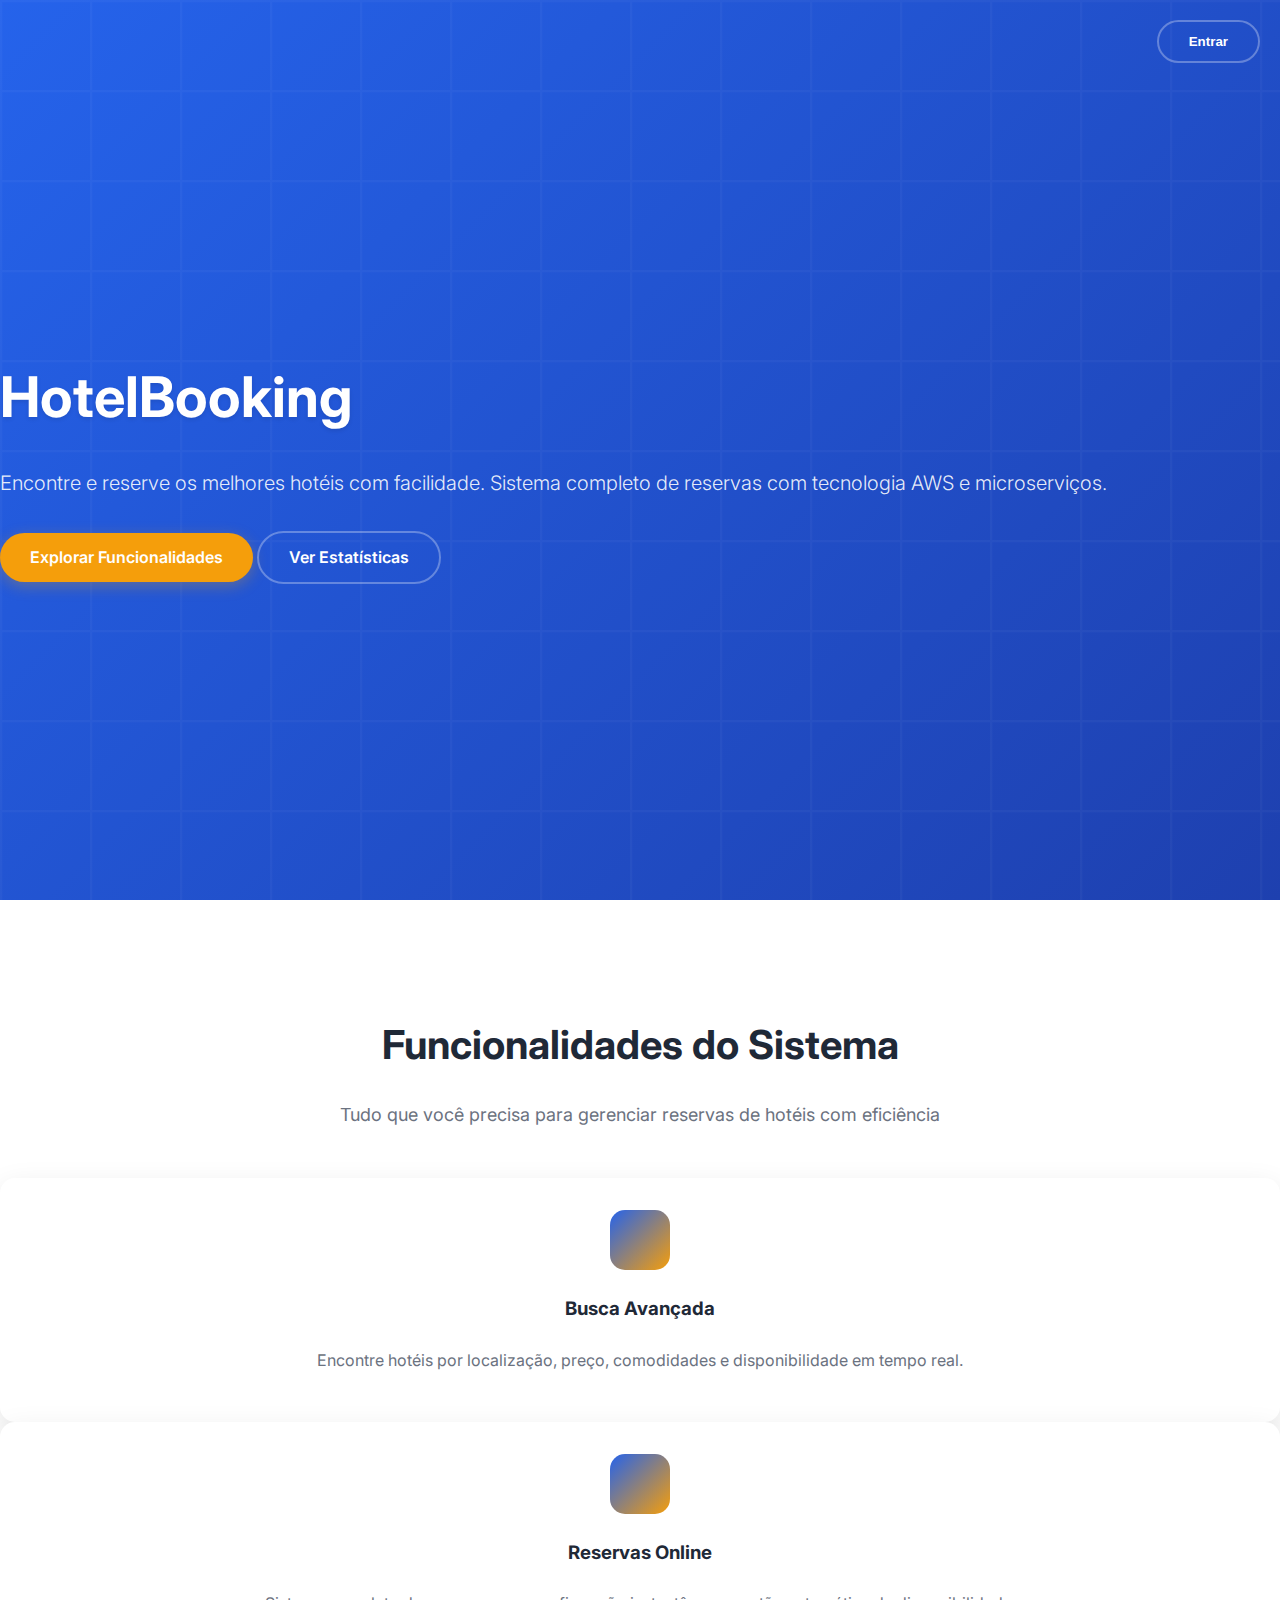
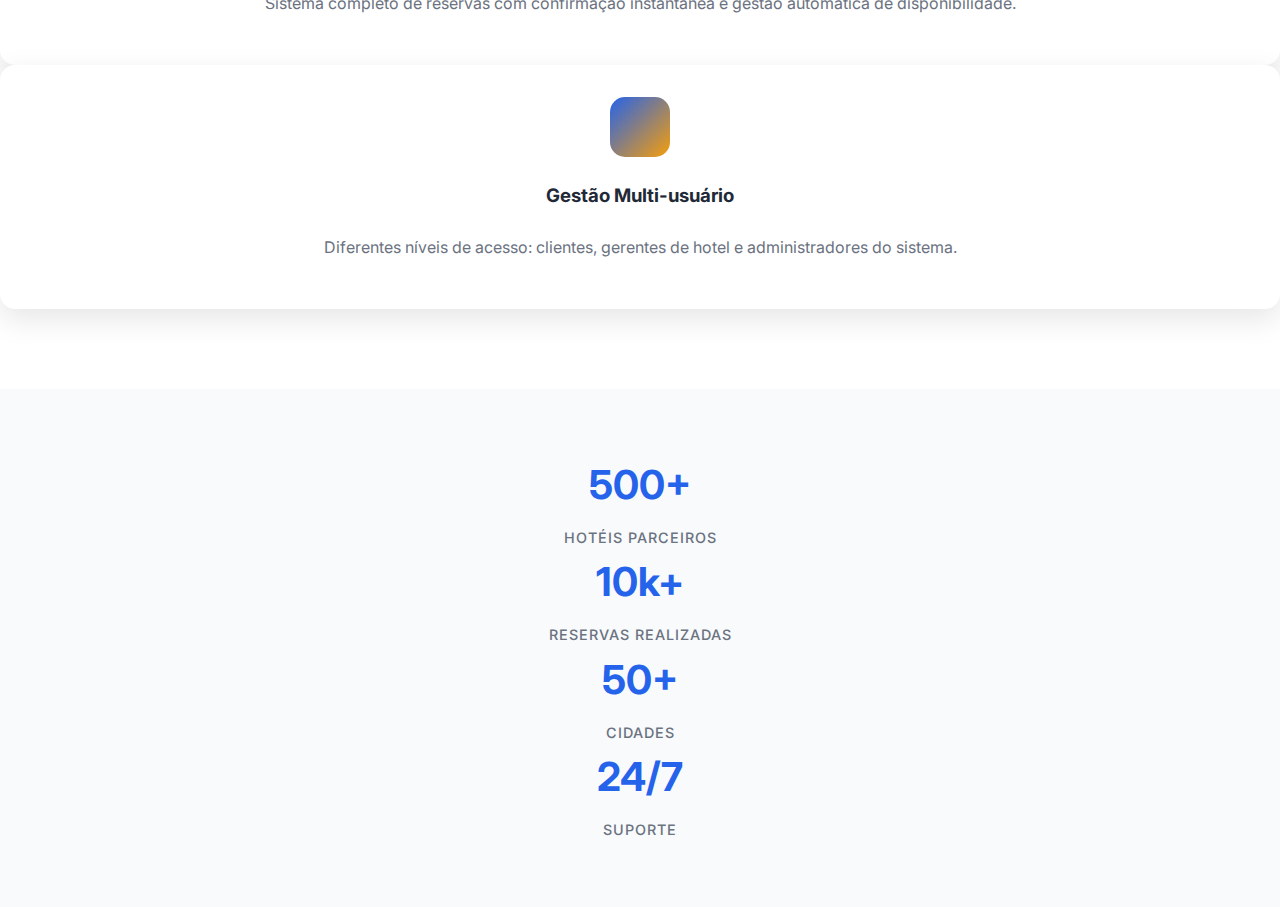
<file: MicroservicesWithAWS_FrontEnd/index.html>
<!DOCTYPE html>
<html lang="pt-BR" class="scroll-suave">
  <head>
    <meta charset="UTF-8" />
    <meta name="viewport" content="width=device-width, initial-scale=1.0" />
    <meta http-equiv="X-UA-Compatible" content="ie=edge" />
    <meta
      name="description"
      content="Sistema de reservas de hotel desenvolvido com microserviços .NET e AWS. Encontre e reserve os melhores hotéis com facilidade."
    />
    <meta
      name="keywords"
      content="hotel, reservas, microserviços, AWS, .NET, booking"
    />
    <meta name="author" content="Danilo Silva" />

    <title>HotelBooking - Sistema de Reservas de Hotel</title>

    <!-- Preconnect para otimização de performance -->
    <link rel="preconnect" href="https://fonts.googleapis.com" />
    <link rel="preconnect" href="https://fonts.gstatic.com" crossorigin />
    <link rel="preconnect" href="https://cdnjs.cloudflare.com" />

    <!-- Bootstrap CSS -->
    <link
      rel="stylesheet"
      href="https://cdnjs.cloudflare.com/ajax/libs/twitter-bootstrap/5.3.0/css/bootstrap.min.css"
      crossorigin="anonymous"
      referrerpolicy="no-referrer"
      integrity="sha512-t4GWSVZO1eC8BM339Xd7Uphw5s17a86tIZIj8qRxhnKub6WoyhnrxeCIMeAqBPgdZGlCcG2PrZjMc+Wr78+5Xg=="
    />

    <!-- Font Awesome -->
    <link
      rel="stylesheet"
      href="https://cdnjs.cloudflare.com/ajax/libs/font-awesome/6.4.0/css/all.min.css"
      crossorigin="anonymous"
      referrerpolicy="no-referrer"
      integrity="sha512-iecdLmaskl7CVkqkXNQ/ZH/XLlvWZOJyj7Yy7tcenmpD1ypASozpmT/E0iPtmFIB46ZmdtAc9eNBvH0H/ZpiBw=="
    />

    <!-- Google Fonts -->
    <link
      href="https://fonts.googleapis.com/css2?family=Inter:wght@300;400;500;600;700&display=swap"
      rel="stylesheet"
    />

    <!-- Estilos customizados -->
    <link rel="stylesheet" href="assets/css/styles.css" />
  </head>
  <body>
    <!-- Botões de Autenticação -->
    <nav
      class="botoes-autenticacao"
      role="navigation"
      aria-label="Autenticação"
    >
      <button
        id="btnEntrar"
        class="botao-customizado botao--contorno me-2"
        type="button"
        aria-label="Fazer login no sistema"
      >
        <i class="fas fa-sign-in-alt me-2" aria-hidden="true"></i>
        Entrar
      </button>
      <button
        id="btnSair"
        class="botao-customizado botao--contorno"
        type="button"
        style="display: none"
        aria-label="Sair do sistema"
      >
        <i class="fas fa-sign-out-alt me-2" aria-hidden="true"></i>
        Sair
      </button>
    </nav>

    <!-- Seção Principal (Hero) -->
    <section class="secao-principal" role="banner">
      <div class="container">
        <div class="row align-items-center">
          <div class="col-lg-6">
            <div class="secao-principal__conteudo">
              <h1 class="secao-principal__titulo">
                <i class="fas fa-hotel me-3" aria-hidden="true"></i>
                HotelBooking
              </h1>
              <p class="secao-principal__subtitulo">
                Encontre e reserve os melhores hotéis com facilidade. Sistema
                completo de reservas com tecnologia AWS e microserviços.
              </p>
              <div class="d-flex flex-column flex-sm-row gap-3">
                <a
                  href="#funcionalidades"
                  class="botao-customizado botao--primario"
                  role="button"
                  aria-label="Explorar funcionalidades do sistema"
                >
                  <i class="fas fa-search me-2" aria-hidden="true"></i>
                  Explorar Funcionalidades
                </a>
                <a
                  href="#estatisticas"
                  class="botao-customizado botao--contorno"
                  role="button"
                  aria-label="Ver estatísticas do sistema"
                >
                  <i class="fas fa-chart-bar me-2" aria-hidden="true"></i>
                  Ver Estatísticas
                </a>
              </div>
            </div>
          </div>
          <div class="col-lg-6">
            <div class="secao-principal__imagem">
              <i
                class="secao-principal__icone fas fa-building"
                aria-hidden="true"
              ></i>
            </div>
          </div>
        </div>
      </div>
    </section>

    <!-- Seção de Funcionalidades -->
    <section id="funcionalidades" class="secao-funcionalidades">
      <div class="container">
        <header class="secao-funcionalidades__cabecalho">
          <h2 class="secao-funcionalidades__titulo">
            Funcionalidades do Sistema
          </h2>
          <p class="secao-funcionalidades__descricao">
            Tudo que você precisa para gerenciar reservas de hotéis com
            eficiência
          </p>
        </header>

        <div class="row g-4">
          <div class="col-md-4">
            <article class="cartao-funcionalidade">
              <div class="cartao-funcionalidade__icone">
                <i class="fas fa-search" aria-hidden="true"></i>
              </div>
              <h3 class="cartao-funcionalidade__titulo">Busca Avançada</h3>
              <p class="cartao-funcionalidade__descricao">
                Encontre hotéis por localização, preço, comodidades e
                disponibilidade em tempo real.
              </p>
            </article>
          </div>

          <div class="col-md-4">
            <article class="cartao-funcionalidade">
              <div class="cartao-funcionalidade__icone">
                <i class="fas fa-calendar-check" aria-hidden="true"></i>
              </div>
              <h3 class="cartao-funcionalidade__titulo">Reservas Online</h3>
              <p class="cartao-funcionalidade__descricao">
                Sistema completo de reservas com confirmação instantânea e
                gestão automática de disponibilidade.
              </p>
            </article>
          </div>

          <div class="col-md-4">
            <article class="cartao-funcionalidade">
              <div class="cartao-funcionalidade__icone">
                <i class="fas fa-users-cog" aria-hidden="true"></i>
              </div>
              <h3 class="cartao-funcionalidade__titulo">
                Gestão Multi-usuário
              </h3>
              <p class="cartao-funcionalidade__descricao">
                Diferentes níveis de acesso: clientes, gerentes de hotel e
                administradores do sistema.
              </p>
            </article>
          </div>
        </div>
      </div>
    </section>

    <!-- Seção de Estatísticas -->
    <section id="estatisticas" class="secao-estatisticas">
      <div class="container">
        <div class="row">
          <div class="col-md-3 col-6 mb-4">
            <div class="item-estatistica">
              <span class="item-estatistica__numero">500+</span>
              <span class="item-estatistica__rotulo">Hotéis Parceiros</span>
            </div>
          </div>
          <div class="col-md-3 col-6 mb-4">
            <div class="item-estatistica">
              <span class="item-estatistica__numero">10k+</span>
              <span class="item-estatistica__rotulo">Reservas Realizadas</span>
            </div>
          </div>
          <div class="col-md-3 col-6 mb-4">
            <div class="item-estatistica">
              <span class="item-estatistica__numero">50+</span>
              <span class="item-estatistica__rotulo">Cidades</span>
            </div>
          </div>
          <div class="col-md-3 col-6 mb-4">
            <div class="item-estatistica">
              <span class="item-estatistica__numero">24/7</span>
              <span class="item-estatistica__rotulo">Suporte</span>
            </div>
          </div>
        </div>
      </div>
    </section>

    <!-- Scripts -->
    <!-- jQuery -->
    <script
      src="https://ajax.googleapis.com/ajax/libs/jquery/3.7.1/jquery.min.js"
      integrity="sha512-v2CJ7UaYy4JwqLDIrZUI/4hqeoQieOmAZNXBeQyjo21dadnwR+8ZaIJVT8EE2iyI61OV8e6M8PP2/4hpQINQ/g=="
      crossorigin="anonymous"
      referrerpolicy="no-referrer"
    ></script>

    <!-- Bootstrap JavaScript -->
    <script
      src="https://cdnjs.cloudflare.com/ajax/libs/twitter-bootstrap/5.3.0/js/bootstrap.bundle.min.js"
      integrity="sha512-VK2zcvntEufaimc+efOYi622VN5ZacdnufnmX7zIhCPmjhKnOi9ZDMtg1/ug5l183f19gG1/cBstPO4D8N/Img=="
      crossorigin="anonymous"
      referrerpolicy="no-referrer"
    ></script>

    <!-- Aplicação principal -->
    <script src="assets/js/app.js"></script>
  </body>
</html>
</file>
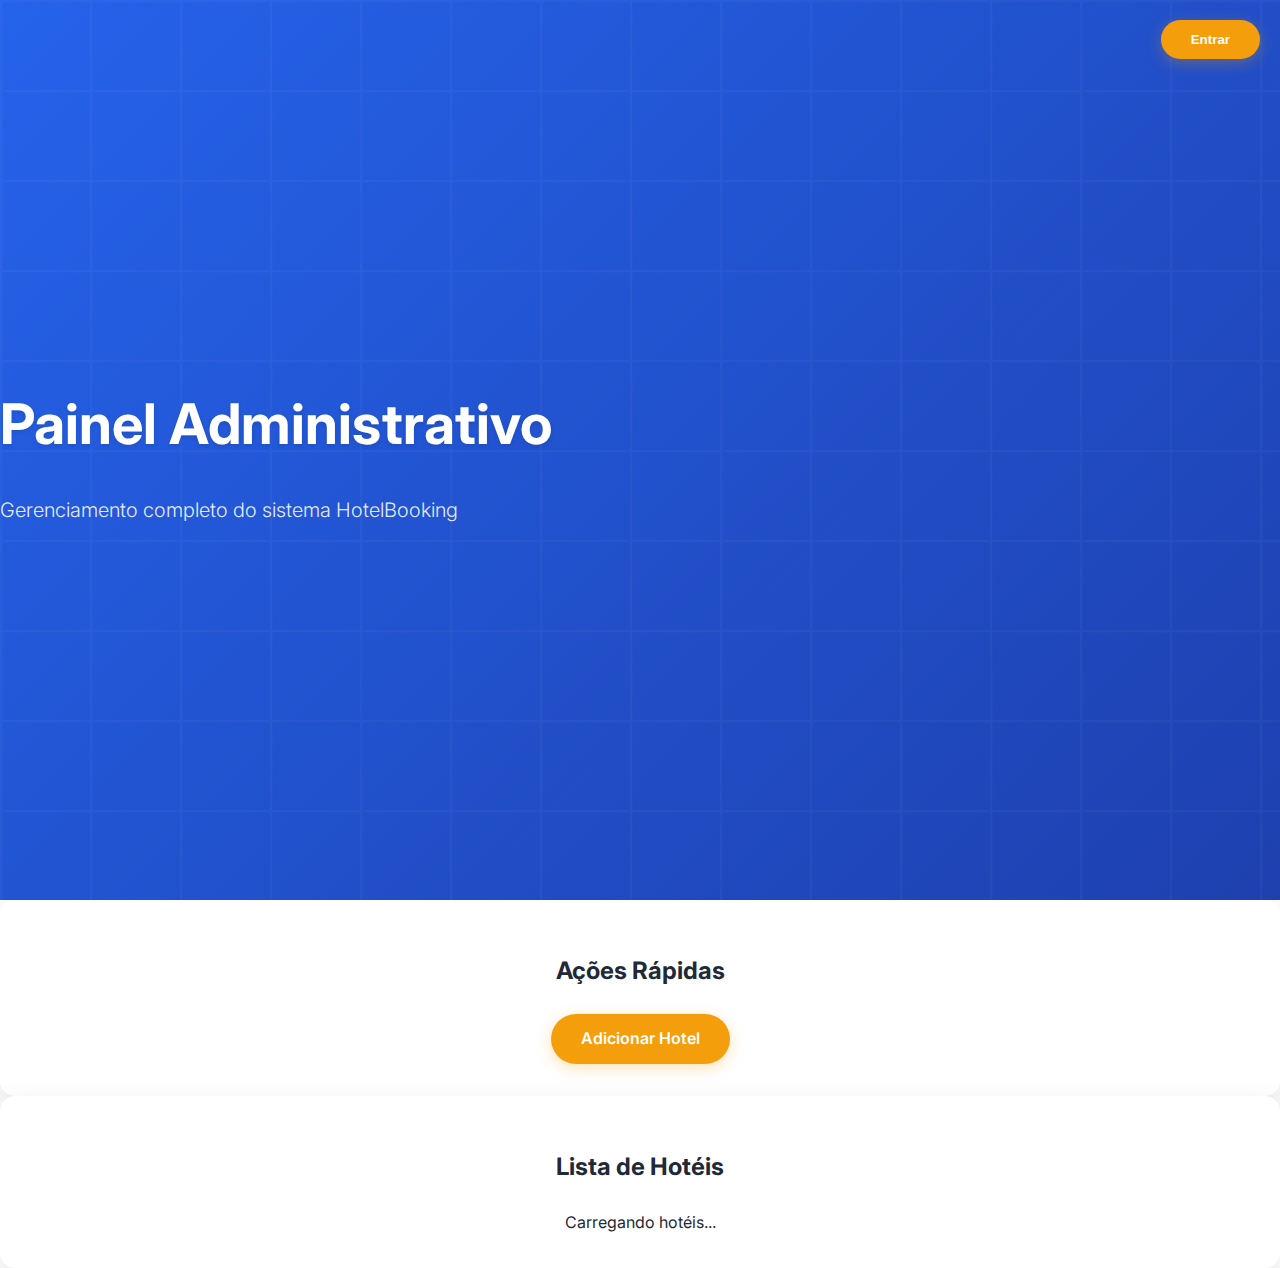
<file: MicroservicesWithAWS_FrontEnd/admin.html>
<!DOCTYPE html>
<html lang="pt-BR" class="scroll-suave">
  <head>
    <meta charset="UTF-8" />
    <meta name="viewport" content="width=device-width, initial-scale=1.0" />
    <meta http-equiv="X-UA-Compatible" content="ie=edge" />
    <meta
      name="description"
      content="Painel administrativo do sistema HotelBooking para gerenciamento de hotéis."
    />
    <meta name="keywords" content="admin, hotel, gerenciamento, microserviços, AWS" />
    <meta name="author" content="Danilo Silva" />

    <title>Admin - HotelBooking Sistema de Reservas</title>

    <!-- Preconnect para otimização de performance -->
    <link rel="preconnect" href="https://fonts.googleapis.com" />
    <link rel="preconnect" href="https://fonts.gstatic.com" crossorigin />
    <link rel="preconnect" href="https://cdnjs.cloudflare.com" />

    <!-- Bootstrap CSS -->
    <link
      rel="stylesheet"
      href="https://cdnjs.cloudflare.com/ajax/libs/twitter-bootstrap/5.3.0/css/bootstrap.min.css"
      crossorigin="anonymous"
      referrerpolicy="no-referrer"
      integrity="sha512-t4GWSVZO1eC8BM339Xd7Uphw5s17a86tIZIj8qRxhnKub6WoyhnrxeCIMeAqBPgdZGlCcG2PrZjMc+Wr78+5Xg=="
    />

    <!-- Font Awesome -->
    <link
      rel="stylesheet"
      href="https://cdnjs.cloudflare.com/ajax/libs/font-awesome/6.4.0/css/all.min.css"
      crossorigin="anonymous"
      referrerpolicy="no-referrer"
      integrity="sha512-iecdLmaskl7CVkqkXNQ/ZH/XLlvWZOJyj7Yy7tcenmpD1ypASozpmT/E0iPtmFIB46ZmdtAc9eNBvH0H/ZpiBw=="
    />

    <!-- Google Fonts -->
    <link
      href="https://fonts.googleapis.com/css2?family=Inter:wght@300;400;500;600;700&display=swap"
      rel="stylesheet"
    />

    <!-- Estilos customizados -->
    <link rel="stylesheet" href="assets/css/styles.css" />
  </head>

  <body>
    <!-- Cabeçalho da Página -->
    <header class="secao-principal py-4">
      <div class="container">
        <div class="row align-items-center">
          <div class="col-md-8">
            <div class="secao-principal__conteudo">
              <h1 class="secao-principal__titulo h2 mb-0">
                <i class="fas fa-shield-alt me-3" aria-hidden="true"></i>
                Painel Administrativo
              </h1>
              <p class="secao-principal__subtitulo mb-0">
                Gerenciamento completo do sistema HotelBooking
              </p>
            </div>
          </div>
          <div class="col-md-4 text-end">
            <!-- Botões de Autenticação -->
            <nav
              class="botoes-autenticacao position-relative"
              role="navigation"
              aria-label="Autenticação"
            >
              <button
                id="btnEntrar"
                class="botao-customizado botao--primario me-2"
                type="button"
                aria-label="Fazer login no sistema"
              >
                <i class="fas fa-sign-in-alt me-2" aria-hidden="true"></i>
                Entrar
              </button>
              <button
                id="btnSair"
                class="botao-customizado botao--contorno"
                type="button"
                style="display: none"
                aria-label="Sair do sistema"
              >
                <i class="fas fa-sign-out-alt me-2" aria-hidden="true"></i>
                Sair
              </button>
            </nav>
          </div>
        </div>
      </div>
    </header>

    <!-- Conteúdo Principal -->
    <main class="container my-5">
      <!-- Seção de Ações -->
      <section class="mb-5">
        <div class="row">
          <div class="col-12">
            <div class="cartao-funcionalidade">
              <h2 class="cartao-funcionalidade__titulo">
                <i class="fas fa-plus-circle me-2" aria-hidden="true"></i>
                Ações Rápidas
              </h2>
              <div class="mt-3">
                <a
                  id="btnAdicionarHotel"
                  href="addHotel.html"
                  class="botao-customizado botao--primario"
                  role="button"
                  aria-label="Adicionar novo hotel ao sistema"
                >
                  <i class="fas fa-hotel me-2" aria-hidden="true"></i>
                  Adicionar Hotel
                </a>
              </div>
            </div>
          </div>
        </div>
      </section>

      <!-- Seção de Lista de Hotéis -->
      <section>
        <div class="row">
          <div class="col-12">
            <div class="cartao-funcionalidade">
              <h2 class="cartao-funcionalidade__titulo">
                <i class="fas fa-list me-2" aria-hidden="true"></i>
                Lista de Hotéis
              </h2>

              <!-- Loading State -->
              <div id="carregandoHoteis" class="text-center py-4">
                <i class="fas fa-spinner animacao-girar me-2" aria-hidden="true"></i>
                Carregando hotéis...
              </div>

              <!-- Tabela de Hotéis -->
              <div id="containerTabelaHoteis" style="display: none">
                <div class="table-responsive">
                  <table id="tabelaListaHoteis" class="table table-striped table-hover">
                    <thead class="table-dark">
                      <tr>
                        <th scope="col">
                          <i class="fas fa-signature me-1" aria-hidden="true"></i>
                          Nome
                        </th>
                        <th scope="col">
                          <i class="fas fa-map-marker-alt me-1" aria-hidden="true"></i>
                          Cidade
                        </th>
                        <th scope="col">
                          <i class="fas fa-dollar-sign me-1" aria-hidden="true"></i>
                          Preço
                        </th>
                        <th scope="col">
                          <i class="fas fa-star me-1" aria-hidden="true"></i>
                          Avaliação
                        </th>
                        <th scope="col">
                          <i class="fas fa-image me-1" aria-hidden="true"></i>
                          Imagem
                        </th>
                      </tr>
                    </thead>
                    <tbody>
                      <!-- Dados serão inseridos via JavaScript -->
                    </tbody>
                  </table>
                </div>
              </div>

              <!-- Estado Vazio -->
              <div id="estadoVazio" class="text-center py-5" style="display: none">
                <i
                  class="fas fa-hotel"
                  style="font-size: 4rem; color: var(--texto-claro)"
                  aria-hidden="true"
                ></i>
                <h3 class="mt-3 text-muted">Nenhum hotel encontrado</h3>
                <p class="text-muted">Adicione o primeiro hotel ao sistema</p>
                <a href="addHotel.html" class="botao-customizado botao--primario">
                  <i class="fas fa-plus me-2" aria-hidden="true"></i>
                  Adicionar Primeiro Hotel
                </a>
              </div>
            </div>
          </div>
        </div>
      </section>
    </main>

    <!-- Scripts -->
    <!-- jQuery -->
    <script
      src="https://ajax.googleapis.com/ajax/libs/jquery/3.7.1/jquery.min.js"
      integrity="sha512-v2CJ7UaYy4JwqLDIrZUI/4hqeoQieOmAZNXBeQyjo21dadnwR+8ZaIJVT8EE2iyI61OV8e6M8PP2/4hpQINQ/g=="
      crossorigin="anonymous"
      referrerpolicy="no-referrer"
    ></script>

    <!-- Bootstrap JavaScript -->
    <script
      src="https://cdnjs.cloudflare.com/ajax/libs/twitter-bootstrap/5.3.0/js/bootstrap.bundle.min.js"
      integrity="sha512-VK2zcvntEufaimc+efOYi622VN5ZacdnufnmX7zIhCPmjhKnOi9ZDMtg1/ug5l183f19gG1/cBstPO4D8N/Img=="
      crossorigin="anonymous"
      referrerpolicy="no-referrer"
    ></script>

    <!-- AWS Cognito SDK (Local) -->
    <script src="assets/js/amazon-cognito-auth.js"></script>

    <!-- Configuração do Cognito -->
    <script src="assets/js/cognito.js"></script>

    <!-- Aplicação principal -->
    <script src="assets/js/app.js"></script>

    <!-- JavaScript específico da página Admin -->
    <script>
      /**
       * Configurações específicas da página Admin
       */
      const AdminPage = {
        configuracoes: {
          urlBaseS3: 'https://hotel-admin-bucket.s3.ap-southeast-2.amazonaws.com',
          urlAPI: '<api url here>', // Substitua pela URL real da API
        },

        /**
         * Inicializa a página Admin
         */
        inicializar: function () {
          console.log('Página Admin inicializada');

          // Aguarda a inicialização do sistema principal
          setTimeout(() => {
            if (tokenUsuarioAtual && tokenUsuarioAtual.idToken) {
              this.popularListaHoteis(tokenUsuarioAtual.idToken);
            } else {
              console.warn('Token não disponível para carregar hotéis');
              this.mostrarEstadoVazio();
            }
          }, 1000);
        },

        /**
         * Popula a lista de hotéis (adaptado do curso)
         */
        popularListaHoteis: function (idToken) {
          const self = this;

          $.ajax({
            url: self.configuracoes.urlAPI,
            type: 'GET',
            data: { token: idToken },
            dataType: 'json',
            beforeSend: function () {
              $('#carregandoHoteis').show();
              $('#containerTabelaHoteis').hide();
              $('#estadoVazio').hide();
            },
            success: function (response) {
              console.log('Hotéis carregados:', response);

              if (response.Hotels && response.Hotels.length > 0) {
                self.renderizarTabelaHoteis(response.Hotels);
                $('#carregandoHoteis').hide();
                $('#containerTabelaHoteis').show();
              } else {
                self.mostrarEstadoVazio();
              }
            },
            error: function (xhr, status, error) {
              console.error('Erro ao carregar hotéis:', error);
              $('#carregandoHoteis').hide();

              // Mostra dados de exemplo para desenvolvimento
              self.mostrarDadosExemplo();
            },
          });
        },

        /**
         * Renderiza a tabela de hotéis
         */
        renderizarTabelaHoteis: function (hoteis) {
          const tbody = $('#tabelaListaHoteis tbody');
          tbody.empty();

          $.each(hoteis, (index, hotel) => {
            const linha = $('<tr>');

            linha.append($('<td>').text(hotel.Name || 'N/A'));
            linha.append($('<td>').text(hotel.CityName || 'N/A'));
            linha.append($('<td>').text(hotel.Price ? `R$ ${hotel.Price}` : 'N/A'));
            linha.append($('<td>').text(hotel.Rating ? `${hotel.Rating}⭐` : 'N/A'));

            // Imagem
            const imagemCol = $('<td>');
            if (hotel.FileName) {
              const imagemTag = $('<img>')
                .attr('src', `${this.configuracoes.urlBaseS3}/${hotel.FileName}`)
                .attr('alt', `Foto do hotel ${hotel.Name}`)
                .addClass('img-thumbnail')
                .css({
                  width: '150px',
                  height: '100px',
                  'object-fit': 'cover',
                });
              imagemCol.append(imagemTag);
            } else {
              imagemCol.html('<span class="text-muted">Sem imagem</span>');
            }
            linha.append(imagemCol);

            tbody.append(linha);
          });
        },

        /**
         * Mostra estado vazio
         */
        mostrarEstadoVazio: function () {
          $('#carregandoHoteis').hide();
          $('#containerTabelaHoteis').hide();
          $('#estadoVazio').show();
        },

        /**
         * Mostra dados de exemplo para desenvolvimento
         */
        mostrarDadosExemplo: function () {
          const dadosExemplo = [
            {
              Name: 'Hotel Exemplo 1',
              CityName: 'São Paulo',
              Price: '250.00',
              Rating: '4.5',
              FileName: null,
            },
            {
              Name: 'Hotel Exemplo 2',
              CityName: 'Rio de Janeiro',
              Price: '180.00',
              Rating: '4.0',
              FileName: null,
            },
          ];

          this.renderizarTabelaHoteis(dadosExemplo);
          $('#carregandoHoteis').hide();
          $('#containerTabelaHoteis').show();

          console.log('Mostrando dados de exemplo (API não disponível)');
        },
      };

      // Inicializa quando o DOM estiver pronto
      $(document).ready(() => {
        // Aguarda a inicialização do sistema principal
        setTimeout(() => {
          AdminPage.inicializar();
        }, 500);
      });
    </script>
  </body>
</html>
</file>
<file: MicroservicesWithAWS_FrontEnd/assets/css/styles.css>
/**
 * HotelBooking - Sistema de Reservas
 * Estilos principais da aplicação
 * Autor: Danilo Silva
 */

/* ==========================================
   VARIÁVEIS CSS CUSTOMIZADAS
   ========================================== */
:root {
  /* Cores principais */
  --cor-primaria: #2563eb;
  --cor-secundaria: #1e40af;
  --cor-destaque: #f59e0b;
  --cor-destaque-hover: #d97706;

  /* Cores de texto */
  --texto-escuro: #1f2937;
  --texto-claro: #6b7280;
  --texto-branco: #ffffff;

  /* Cores de fundo */
  --fundo-claro: #f8fafc;
  --fundo-branco: #ffffff;
  --fundo-sobreposicao: rgba(255, 255, 255, 0.1);

  /* Sombras */
  --sombra-pequena: 0 4px 15px rgba(245, 158, 11, 0.3);
  --sombra-media: 0 10px 30px rgba(0, 0, 0, 0.1);
  --sombra-grande: 0 20px 40px rgba(0, 0, 0, 0.15);

  /* Transições */
  --transicao-padrao: all 0.3s ease;
  --transicao-transformacao: transform 0.3s ease;

  /* Espaçamentos */
  --espacamento-xs: 0.5rem;
  --espacamento-sm: 1rem;
  --espacamento-md: 1.5rem;
  --espacamento-lg: 2rem;
  --espacamento-xl: 3rem;

  /* Bordas */
  --borda-arredondada-pequena: 15px;
  --borda-arredondada-pilula: 50px;
}

/* ==========================================
   RESET E CONFIGURAÇÕES BASE
   ========================================== */
* {
  box-sizing: border-box;
}

body {
  font-family: 'Inter', -apple-system, BlinkMacSystemFont, 'Segoe UI', Roboto,
    sans-serif;
  line-height: 1.6;
  color: var(--texto-escuro);
  margin: 0;
  padding: 0;
}

/* ==========================================
   COMPONENTES DE BOTÃO
   ========================================== */
.botao-customizado {
  padding: 12px 30px;
  font-weight: 600;
  border-radius: var(--borda-arredondada-pilula);
  transition: var(--transicao-padrao);
  border: none;
  text-decoration: none;
  display: inline-block;
  cursor: pointer;
  text-align: center;
}

.botao-customizado:focus {
  outline: 2px solid var(--cor-destaque);
  outline-offset: 2px;
}

.botao-customizado:disabled {
  opacity: 0.6;
  cursor: not-allowed;
  transform: none !important;
}

.botao--primario {
  background: var(--cor-destaque);
  color: var(--texto-branco);
  box-shadow: var(--sombra-pequena);
}

.botao--primario:hover:not(:disabled) {
  background: var(--cor-destaque-hover);
  transform: translateY(-2px);
  box-shadow: 0 6px 20px rgba(245, 158, 11, 0.4);
  color: var(--texto-branco);
}

.botao--contorno {
  background: transparent;
  color: var(--texto-branco);
  border: 2px solid rgba(255, 255, 255, 0.3);
}

.botao--contorno:hover:not(:disabled) {
  background: var(--fundo-sobreposicao);
  border-color: var(--texto-branco);
  color: var(--texto-branco);
  transform: translateY(-2px);
}

/* ==========================================
   SEÇÃO PRINCIPAL (HERO)
   ========================================== */
.secao-principal {
  background: linear-gradient(
    135deg,
    var(--cor-primaria) 0%,
    var(--cor-secundaria) 100%
  );
  min-height: 100vh;
  display: flex;
  align-items: center;
  position: relative;
  overflow: hidden;
}

.secao-principal::before {
  content: '';
  position: absolute;
  top: 0;
  left: 0;
  right: 0;
  bottom: 0;
  background: url('data:image/svg+xml,<svg xmlns="http://www.w3.org/2000/svg" viewBox="0 0 100 100"><defs><pattern id="grid" width="10" height="10" patternUnits="userSpaceOnUse"><path d="M 10 0 L 0 0 0 10" fill="none" stroke="rgba(255,255,255,0.1)" stroke-width="0.5"/></pattern></defs><rect width="100" height="100" fill="url(%23grid)"/></svg>');
  opacity: 0.3;
}

.secao-principal__conteudo {
  position: relative;
  z-index: 2;
}

.secao-principal__titulo {
  font-size: 3.5rem;
  font-weight: 700;
  color: var(--texto-branco);
  margin-bottom: var(--espacamento-md);
  text-shadow: 0 2px 4px rgba(0, 0, 0, 0.1);
}

.secao-principal__subtitulo {
  font-size: 1.25rem;
  color: rgba(255, 255, 255, 0.9);
  margin-bottom: var(--espacamento-lg);
  font-weight: 300;
}

.secao-principal__imagem {
  text-align: center;
}

.secao-principal__icone {
  font-size: 15rem;
  color: rgba(255, 255, 255, 0.1);
}

/* ==========================================
   COMPONENTES DE AUTENTICAÇÃO
   ========================================== */
.botoes-autenticacao {
  position: absolute;
  top: 20px;
  right: 20px;
  z-index: 10;
}

/* ==========================================
   SEÇÃO DE FUNCIONALIDADES
   ========================================== */
.secao-funcionalidades {
  padding: 5rem 0;
}

.secao-funcionalidades__cabecalho {
  text-align: center;
  margin-bottom: 3rem;
}

.secao-funcionalidades__titulo {
  font-size: 2.5rem;
  font-weight: 700;
  margin-bottom: var(--espacamento-md);
  color: var(--texto-escuro);
}

.secao-funcionalidades__descricao {
  font-size: 1.125rem;
  color: var(--texto-claro);
}

.cartao-funcionalidade {
  background: var(--fundo-branco);
  border-radius: var(--borda-arredondada-pequena);
  padding: var(--espacamento-lg);
  box-shadow: var(--sombra-media);
  transition: var(--transicao-padrao);
  border: none;
  height: 100%;
  text-align: center;
}

.cartao-funcionalidade:hover {
  transform: translateY(-5px);
  box-shadow: var(--sombra-grande);
}

.cartao-funcionalidade__icone {
  width: 60px;
  height: 60px;
  background: linear-gradient(135deg, var(--cor-primaria), var(--cor-destaque));
  border-radius: var(--borda-arredondada-pequena);
  display: flex;
  align-items: center;
  justify-content: center;
  margin: 0 auto var(--espacamento-md);
  color: var(--texto-branco);
  font-size: 1.5rem;
}

.cartao-funcionalidade__titulo {
  font-weight: 700;
  margin-bottom: var(--espacamento-md);
  color: var(--texto-escuro);
}

.cartao-funcionalidade__descricao {
  color: var(--texto-claro);
  line-height: 1.6;
}

/* ==========================================
   SEÇÃO DE ESTATÍSTICAS
   ========================================== */
.secao-estatisticas {
  background: var(--fundo-claro);
  padding: 4rem 0;
}

.item-estatistica {
  text-align: center;
}

.item-estatistica__numero {
  font-size: 2.5rem;
  font-weight: 700;
  color: var(--cor-primaria);
  display: block;
  margin-bottom: var(--espacamento-xs);
}

.item-estatistica__rotulo {
  color: var(--texto-claro);
  font-size: 0.9rem;
  text-transform: uppercase;
  letter-spacing: 1px;
  font-weight: 500;
}

/* ==========================================
   COMPONENTE DE NOTIFICAÇÃO TOAST
   ========================================== */
.notificacao-toast {
  position: fixed;
  top: 20px;
  left: 50%;
  transform: translateX(-50%);
  z-index: 1050;
  min-width: 300px;
}

.notificacao-toast .toast-header {
  background: var(--cor-primaria);
  color: var(--texto-branco);
  border: none;
}

.notificacao-toast .toast-body {
  background: var(--fundo-branco);
  border: none;
}

/* ==========================================
   RESPONSIVIDADE
   ========================================== */
@media (max-width: 768px) {
  .secao-principal__titulo {
    font-size: 2.5rem;
  }

  .secao-principal__subtitulo {
    font-size: 1.1rem;
  }

  .botoes-autenticacao {
    position: relative;
    top: auto;
    right: auto;
    text-align: center;
    margin-top: var(--espacamento-lg);
  }

  .secao-funcionalidades__titulo {
    font-size: 2rem;
  }

  .botao-customizado {
    width: 100%;
    margin-bottom: var(--espacamento-sm);
  }
}

@media (max-width: 576px) {
  .secao-principal__titulo {
    font-size: 2rem;
  }

  .secao-principal__icone {
    font-size: 8rem;
  }

  .cartao-funcionalidade {
    margin-bottom: var(--espacamento-lg);
  }
}

/* ==========================================
   CLASSES UTILITÁRIAS
   ========================================== */
.visualmente-oculto {
  position: absolute !important;
  width: 1px !important;
  height: 1px !important;
  padding: 0 !important;
  margin: -1px !important;
  overflow: hidden !important;
  clip: rect(0, 0, 0, 0) !important;
  white-space: nowrap !important;
  border: 0 !important;
}

.scroll-suave {
  scroll-behavior: smooth;
}

/* ==========================================
   ANIMAÇÕES
   ========================================== */
@keyframes aparecer-subindo {
  from {
    opacity: 0;
    transform: translateY(30px);
  }
  to {
    opacity: 1;
    transform: translateY(0);
  }
}

.animacao-aparecer-subindo {
  animation: aparecer-subindo 0.6s ease-out;
}

@keyframes girar {
  from {
    transform: rotate(0deg);
  }
  to {
    transform: rotate(360deg);
  }
}

.animacao-girar {
  animation: girar 1s linear infinite;
}
</file>
